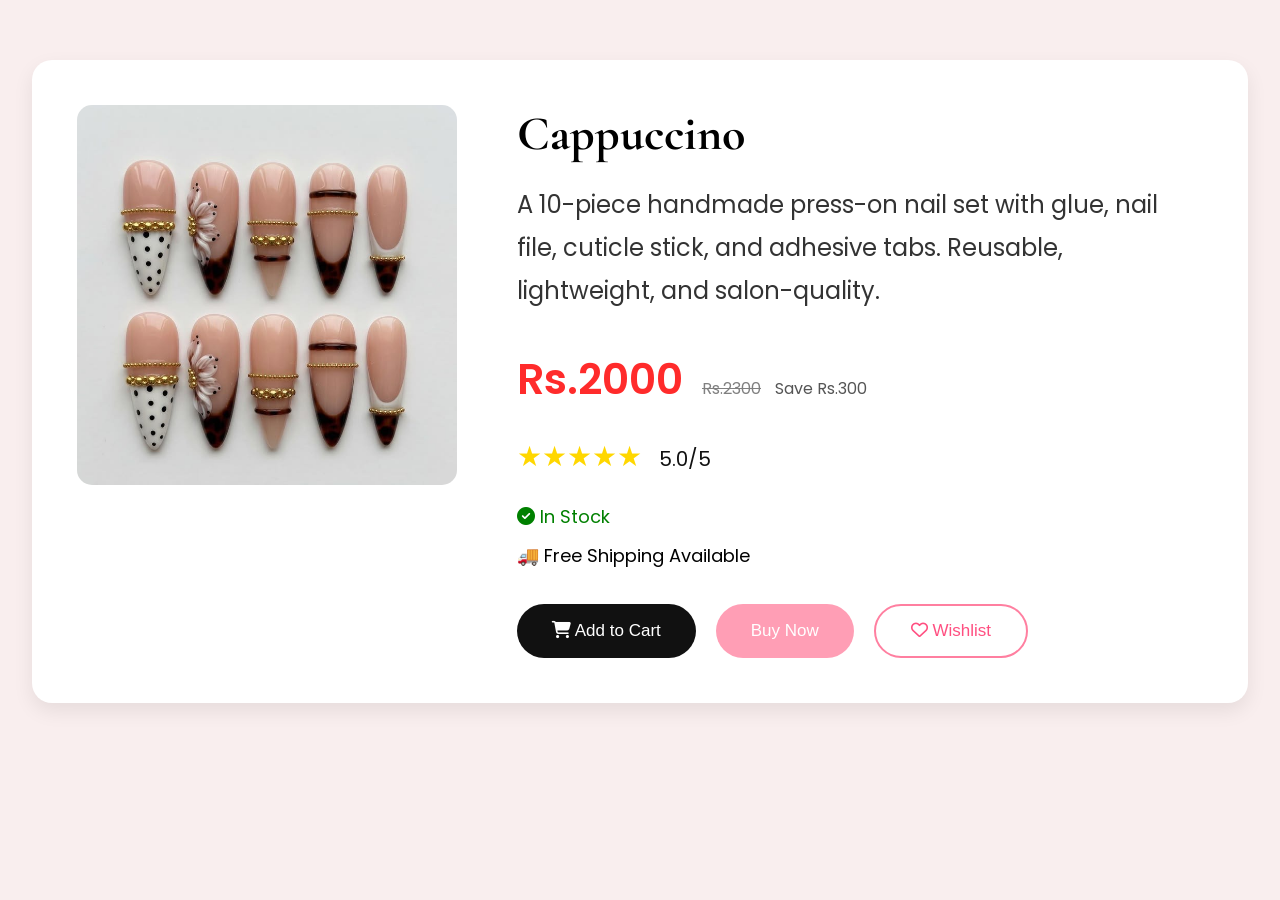
<file: Details.html>
<!DOCTYPE html>
<html lang="en">

<head>

<meta charset="UTF-8">
<meta name="viewport" content="width=device-width, initial-scale=1.0">

<title>Product Details</title>

<link rel="stylesheet" href="Details.css">

<link href="https://fonts.googleapis.com/css2?family=Cormorant+Garamond:wght@500&family=Poppins:wght@300;400;500;600&display=swap" rel="stylesheet">

<link rel="stylesheet"
href="https://cdnjs.cloudflare.com/ajax/libs/font-awesome/6.5.2/css/all.min.css">

</head>

<body>

<section class="product">

<div class="product-container">

<div class="image">

<img src="Details.jpg" alt="Cappuccino Nails">

</div>

<div class="details">

<h1>Cappuccino</h1>

<p class="description">
A 10-piece handmade press-on nail set with glue, nail file, cuticle stick, and adhesive tabs. Reusable, lightweight, and salon-quality.
</p>

<div class="price">

<span class="new-price">Rs.2000</span>

<span class="old-price">Rs.2300</span>

<span class="save">Save Rs.300</span>

</div>

<div class="rating">

★★★★★
<span>5.0/5</span>

</div>

<p class="stock">
<i class="fa-solid fa-circle-check"></i>
In Stock
</p>

<p class="shipping">
🚚 Free Shipping Available
</p>

<div class="buttons">

<button class="cart">
<i class="fa-solid fa-cart-shopping"></i>
Add to Cart
</button>

<button class="buy">
Buy Now
</button>

<button class="wish">
<i class="fa-regular fa-heart"></i>
Wishlist
</button>

</div>

</div>

</div>

</section>

<script src="Details.js"></script>

</body>

</html>
</file>
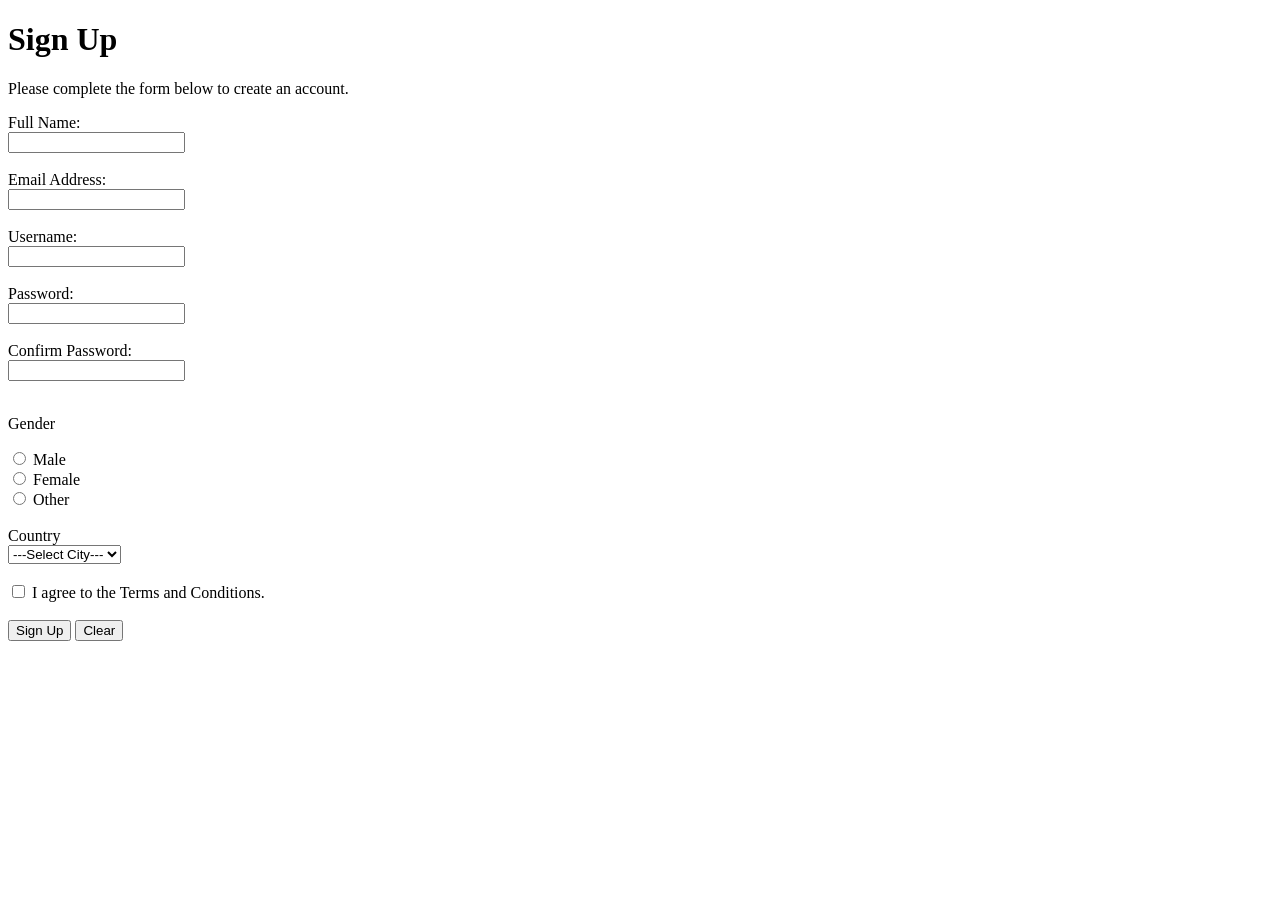
<file: Login.html>
<!DOCTYPE html>
<html lang="en">
<head>
<meta charset="UTF-8">
<meta name="viewport" content="width=device-width, initial-scale=1.0">
<title>Sign Up Form</title>
</head>

<body>

<h1>Sign Up</h1>

<p>Please complete the form below to create an account.</p>

<form action="submit">

<label for="fullname">Full Name:</label><br>
<input type="text" id="fullname" name="fullname" required><br><br>

<label for="email">Email Address:</label><br>
<input type="email" id="email" name="email" required><br><br>

<label for="username">Username:</label><br>
<input type="text" id="username" name="username" required><br><br>

<label for="password">Password:</label><br>
<input type="password" id="password" name="password" required><br><br>

<label for="confirm-password">Confirm Password:</label><br>
<input type="password" id="confirm-password" name="confirm-password" required><br><br>

<p>Gender</p>

<input type="radio" id="male" name="gender" value="Male" required>
<label for="male">Male</label><br>

<input type="radio" id="female" name="gender" value="Female">
<label for="female">Female</label><br>

<input type="radio" id="other" name="gender" value="Other">
<label for="other">Other</label><br><br>

<label for="country">Country</label><br>

<select id="country" name="country" required>
<option value="" selected disabled>---Select City---</option>
<option>Pokhara</option>
<option>Khathmandu</option>
<option>Japa</option>
</select>

<br><br>

<input type="checkbox" id="terms" required>
<label for="terms">I agree to the Terms and Conditions.</label>

<br><br>

<button type="submit">Sign Up</button>
<button type="reset">Clear</button>

</form>

</body>
</html>
</file>
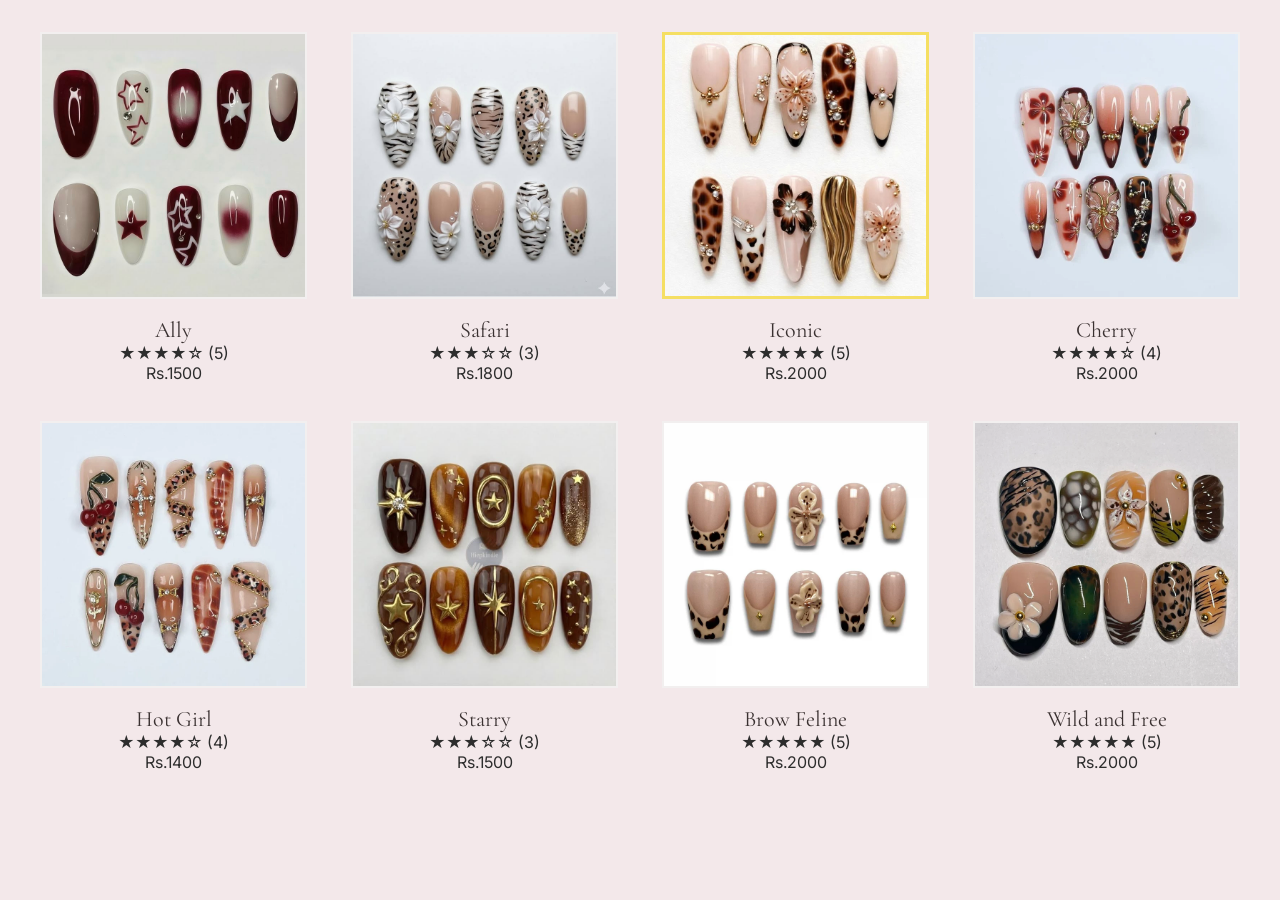
<file: StarGirl.html>
<!DOCTYPE html>
<html lang="en">
<head>
  <meta charset="UTF-8" />
  <meta name="viewport" content="width=device-width, initial-scale=1.0" />
  <title>Tiptopia Studio - Nail Collection</title>

  <!-- Google Fonts -->
  <link rel="preconnect" href="https://fonts.googleapis.com">
  <link rel="preconnect" href="https://fonts.gstatic.com" crossorigin>
  <link href="https://fonts.googleapis.com/css2?family=Cormorant+Garamond:wght@400;500;600&family=Inter:wght@300;400;500&display=swap" rel="stylesheet">

  <link rel="stylesheet" href="StarGirl.css" />
    <link rel="stylesheet" href="StarGirl.js"/>
</head>
<body>

  <main class="collection-section">
    <div class="container">
      <div class="nail-grid">

       
        <div class="nail-card">
          <div class="image-box">
            <img src="Star1.jpg" alt="Twilight Touch nails">
          </div>
          <h3> Ally </h3>
           <div class="rating">
            <span class="stars">★★★★☆</span>
            <span class="review-count">(5)</span>
            <p class="price">Rs.1500</p>
          </div>
        </div>

        
        <div class="nail-card">
          <div class="image-box">
            <img src="Star2.jpg" alt="Vitamin Sea nails">
          </div>
          <h3> Safari</h3>
           <div class="rating">
            <span class="stars">★★★☆☆</span>
            <span class="review-count">(3)</span>
            <p class="price">Rs.1800</p>
          </div>
        </div>

        <!-- Card 3 (active like screenshot) -->
        <div class="nail-card active">
          <div class="image-box">
            <img src="Star3.jpg" alt="Lush Green nails">
          </div>
          
          <h3>Iconic </h3>

           <div class="rating">
            <span class="stars">★★★★★</span>
            <span class="review-count">(5)</span>
            <p class="price">Rs.2000</p>
          </div>
        </div>

         <div class="nail-card">
          <div class="image-box">
            <img src="Star4.webp" alt="Honolulu nails">
          </div>

          <h3> Cherry</h3>

           <div class="rating">
            <span class="stars">★★★★☆</span>
            <span class="review-count">(4)</span>
            <p class="price">Rs.2000</p>
          </div>

        </div>

        <!-- Card 5 -->
        <div class="nail-card">
          <div class="image-box">
            <img src="Star5.webp" alt="Sunset Kiss nails">
          </div>
          <h3> Hot Girl</h3>
           <div class="rating">
            <span class="stars">★★★★☆</span>
            <span class="review-count">(4)</span>
              <p class="price">Rs.1400</p>
          </div>
        </div>

        <!-- Card 6 -->
        <div class="nail-card">
          <div class="image-box">
            <img src="Star6.jpg" alt="Cappuccino nails">
          </div>
          <h3> Starry </h3>
           <div class="rating">
            <span class="stars">★★★☆☆</span>
            <span class="review-count">(3)</span>
            <p class="price">Rs.1500</p>
          </div>
        </div>

        <!-- Card 7 -->
        <div class="nail-card">
          <div class="image-box">
            <img src="Star7.webp" alt="Spiced Bloom nails">
          </div>
          <h3> Brow Feline  </h3>
           <div class="rating">
            <span class="stars">★★★★★</span>
            <span class="review-count">(5)</span>
            <p class="price">Rs.2000</p>
          </div>
        </div>

        <!-- Card 8 -->
        <div class="nail-card">
          <div class="image-box">
            <img src="Star8.webp" alt="Eldorado nails">
            <p class="price">Rs.1800</p>
          </div>
          <h3> Wild and Free</h3>
           <div class="rating">
            <span class="stars">★★★★★</span>
            <span class="review-count">(5)</span>
            <p class="price">Rs.2000</p>
          </div>
        </div>

      </div>
    </div>
  </main>

  <script src="StarGirl.js"></script>
</body>
</html>
</file>
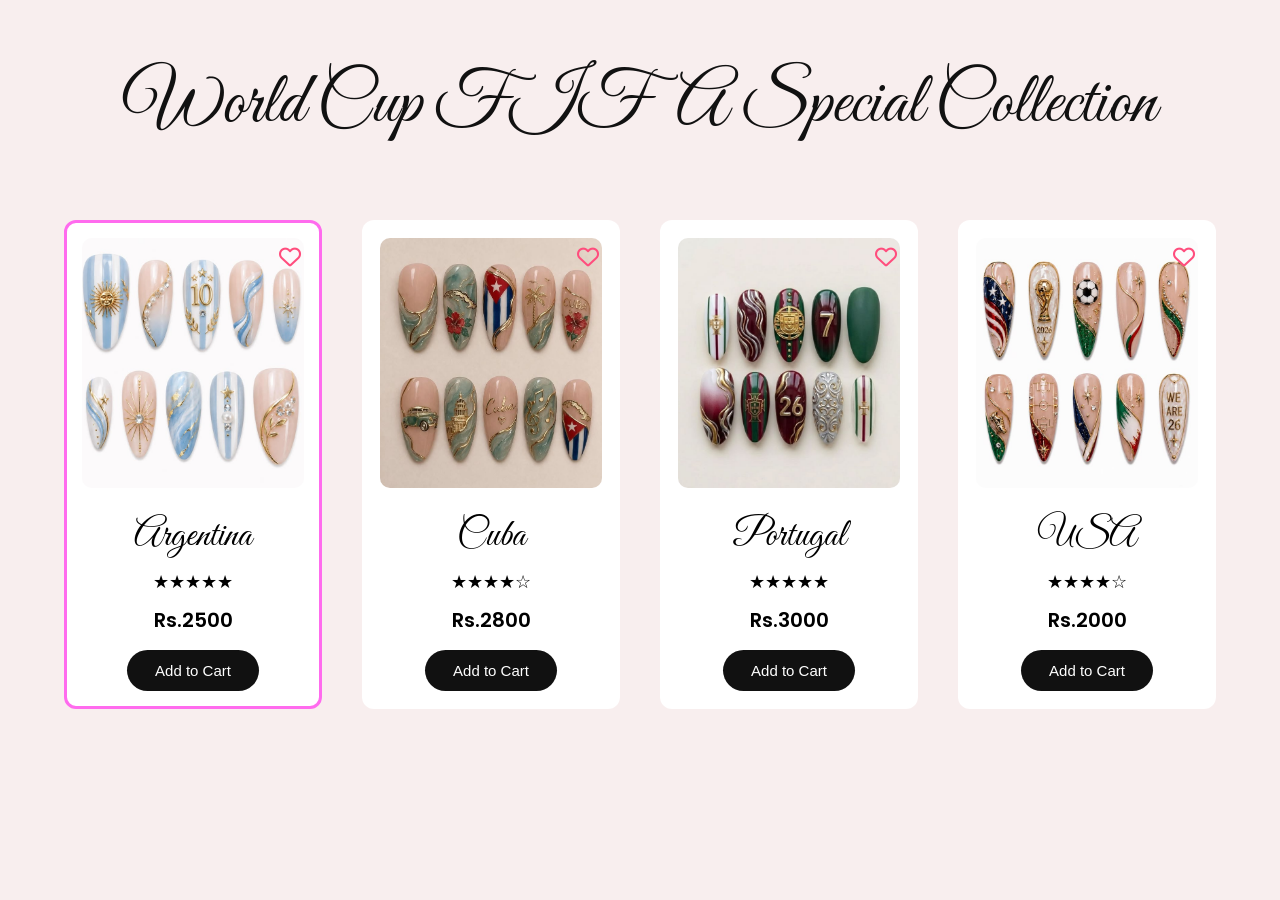
<file: World.html>
<!DOCTYPE html>
<html lang="en">

<head>

<meta charset="UTF-8">
<meta name="viewport" content="width=device-width, initial-scale=1.0">

<title>World Cup FIFA Special Collection</title>

<link rel="stylesheet" href="World.css">
<link rel="stylesheet" href="World.js">

<link href="https://fonts.googleapis.com/css2?family=Great+Vibes&family=Poppins:wght@300;400;500&display=swap" rel="stylesheet">

<link rel="stylesheet"
href="https://cdnjs.cloudflare.com/ajax/libs/font-awesome/6.5.2/css/all.min.css">

</head>

<body>

<section class="worldcup">

<h1>World Cup FIFA Special Collection</h1>

<div class="gallery">

<div class="card active">

<div class="favorite">
<i class="fa-regular fa-heart"></i>
</div>

<img src="W1.jpg">

<h2>Argentina</h2>

<div class="rating">
★★★★★
</div>

<p class="price">Rs.2500</p>

<button>Add to Cart</button>

</div>

<div class="card">

<div class="favorite">
<i class="fa-regular fa-heart"></i>
</div>

<img src="W2.jpg">

<h2>Cuba</h2>

<div class="rating">
 ★★★★☆
</div>

<p class="price">Rs.2800</Rs></p>

<button>Add to Cart</button>

</div>

<div class="card">

<div class="favorite">
<i class="fa-regular fa-heart"></i>
</div>

<img src="W3.jpg">

<h2>Portugal</h2>

<div class="rating">
★★★★★
</div>

<p class="price">Rs.3000</p>

<button>Add to Cart</button>

</div>

<div class="card">

<div class="favorite">
<i class="fa-regular fa-heart"></i>
</div>

<img src="W4.jpg">

<h2>USA</h2>

<div class="rating">
 ★★★★☆
</div>

<p class="price">Rs.2000</p>

<button>Add to Cart</button>

</div>

</div>

</section>

<script src="World.js"></script>

</body>
</html>
</file>
<file: Details.css>
*{
margin:0;
padding:0;
box-sizing:border-box;
}

body{

background:#f9eeee;
font-family:Poppins,sans-serif;

}

.product{

width:95%;
max-width:1400px;
margin:60px auto;

}

.product-container{

background:white;

border-radius:20px;

padding:45px;

display:flex;

gap:60px;

align-items:flex-start;

box-shadow:0 8px 20px rgba(0,0,0,.08);

}

.image img{

width:380px;

border-radius:15px;

transition:.4s;

cursor:pointer;

}

.image img:hover{

transform:scale(1.05);

}

.details{

flex:1;

}

.details h1{

font-size:48px;

font-family:'Cormorant Garamond',serif;

margin-bottom:20px;

}

.description{

font-size:24px;

line-height:1.8;

margin-bottom:35px;

color:#333;

}

.price{

margin-bottom:20px;

}

.new-price{

font-size:42px;

color:#ff2b2b;

font-weight:600;

}

.old-price{

margin-left:15px;

text-decoration:line-through;

color:gray;

}

.save{

margin-left:10px;

color:#555;

}

.rating{

margin:25px 0;

font-size:28px;

color:gold;

}

.rating span{

color:#111;

font-size:20px;

margin-left:10px;

}

.stock{

font-size:18px;

color:green;

margin-bottom:12px;

}

.shipping{

font-size:18px;

margin-bottom:35px;

}

.buttons{

display:flex;

gap:20px;

flex-wrap:wrap;

}

button{

padding:15px 35px;

font-size:17px;

border:none;

border-radius:40px;

cursor:pointer;

transition:.3s;

}

.cart{

background:#111;

color:white;

}

.cart:hover{

background:#333;

}

.buy{

background:#ff9eb5;

color:white;

}

.buy:hover{

background:#ff7fa0;

}

.wish{

background:white;

border:2px solid #ff7fa0;

color:#ff4f81;

}

.wish:hover{

background:#ff4f81;

color:white;

}

@media(max-width:900px){

.product-container{

flex-direction:column;

align-items:center;

}

.image img{

width:100%;

max-width:400px;

}

.details{

text-align:center;

}

.buttons{

justify-content:center;

}

}
</file>
<file: StarGirl.css>
* {
  margin: 0;
  padding: 0;
  box-sizing: border-box;
}

:root {
  --bg-color: #f3e8ea;
  --card-bg: #f8f3f3;
  --text-color: #2d2d2d;
  --hover-shadow: 0 10px 30px rgba(0, 0, 0, 0.08);
  --active-border:rgb(245, 223, 99);
}

body {
  font-family: 'Inter', sans-serif;
  background: var(--bg-color);
  color: var(--text-color);
}

 
.collection-section {
  min-height: 100vh;
  padding: 32px 24px 40px;
  background: var(--bg-color);
}

.container {
  max-width: 1200px;
  margin: 0 auto;
}

 
.nail-grid {
  display: grid;
  grid-template-columns: repeat(4, 1fr);
  gap: 38px 44px;
  align-items: start;
}

 
.nail-card {
  text-align: center;
  transition: transform 0.3s ease;
}

.nail-card:hover {
  transform: translateY(-4px);
}

.image-box {
  width: 100%;
  aspect-ratio: 1 / 1;
  background: #f2efef;
  overflow: hidden;
  border: 2px solid transparent;
  transition: all 0.3s ease;
}

/* active blue border like screenshot */
.nail-card.active .image-box {
  border: 3px solid var(--active-border);
}

/* hover border */
.nail-card:hover .image-box {
  box-shadow: var(--hover-shadow);
}

.image-box img {
  width: 100%;
  height: 100%;
  object-fit: cover;
  display: block;
}

 
.nail-card h3 {
  margin-top: 18px;
  font-family: 'Cormorant Garamond', serif;
  font-size: 22px;
  font-weight: 400;
  color: #3a3131;
}

 
@media (max-width: 1100px) {
  .nail-grid {
    grid-template-columns: repeat(3, 1fr);
  }
}

@media (max-width: 800px) {
  .collection-section {
    padding: 24px 18px 30px;
  }

  .nail-grid {
    grid-template-columns: repeat(2, 1fr);
    gap: 28px 24px;
  }

  .nail-card h3 {
    font-size: 20px;
    margin-top: 14px;
  }
}

@media (max-width: 500px) {
  .nail-grid {
    grid-template-columns: 1fr;
    gap: 24px;
  }

  .nail-card h3 {
    font-size: 19px;
  }
}
</file>
<file: World.css>
*{
margin:0;
padding:0;
box-sizing:border-box;
}

body{

font-family:Poppins,sans-serif;
background:#f8eeee;

}

.worldcup{

width:90%;
max-width:1300px;
margin:auto;
padding:60px 0 80px;

}

.worldcup h1{

text-align:center;
font-family:'Great Vibes',cursive;
font-size:72px;
font-weight:400;
margin-bottom:70px;
color:#111;

}

.gallery{

display:grid;
grid-template-columns:repeat(4,1fr);
gap:40px;

}

.card{

background:white;
padding:15px;
border-radius:12px;
text-align:center;
position:relative;
transition:.35s;
border:3px solid transparent;

}

.card.active{

border-color:#ff6bee;

}

.card:hover{

transform:translateY(-8px);
box-shadow:0 15px 30px rgba(0,0,0,.12);

}

.favorite{

position:absolute;
top:18px;
right:18px;
font-size:22px;
color:#ff4d7d;
cursor:pointer;

}

.card img{

width:100%;
height:250px;
object-fit:cover;
border-radius:10px;

}

.card h2{

margin-top:18px;
font-family:'Great Vibes',cursive;
font-size:38px;
font-weight:400;

}

.rating{

margin-top:8px;
font-size:18px;

}

.price{

margin-top:10px;
font-size:20px;
font-weight:600;

}

button{

margin-top:15px;
padding:12px 28px;
border:none;
background:#111;
color:white;
border-radius:30px;
font-size:15px;
cursor:pointer;
transition:.3s;

}

button:hover{

background:#f08aa8;

}

@media(max-width:1000px){

.gallery{

grid-template-columns:repeat(2,1fr);

}

}

@media(max-width:650px){

.gallery{

grid-template-columns:1fr;

}

.worldcup h1{

font-size:48px;

}

}
</file>
